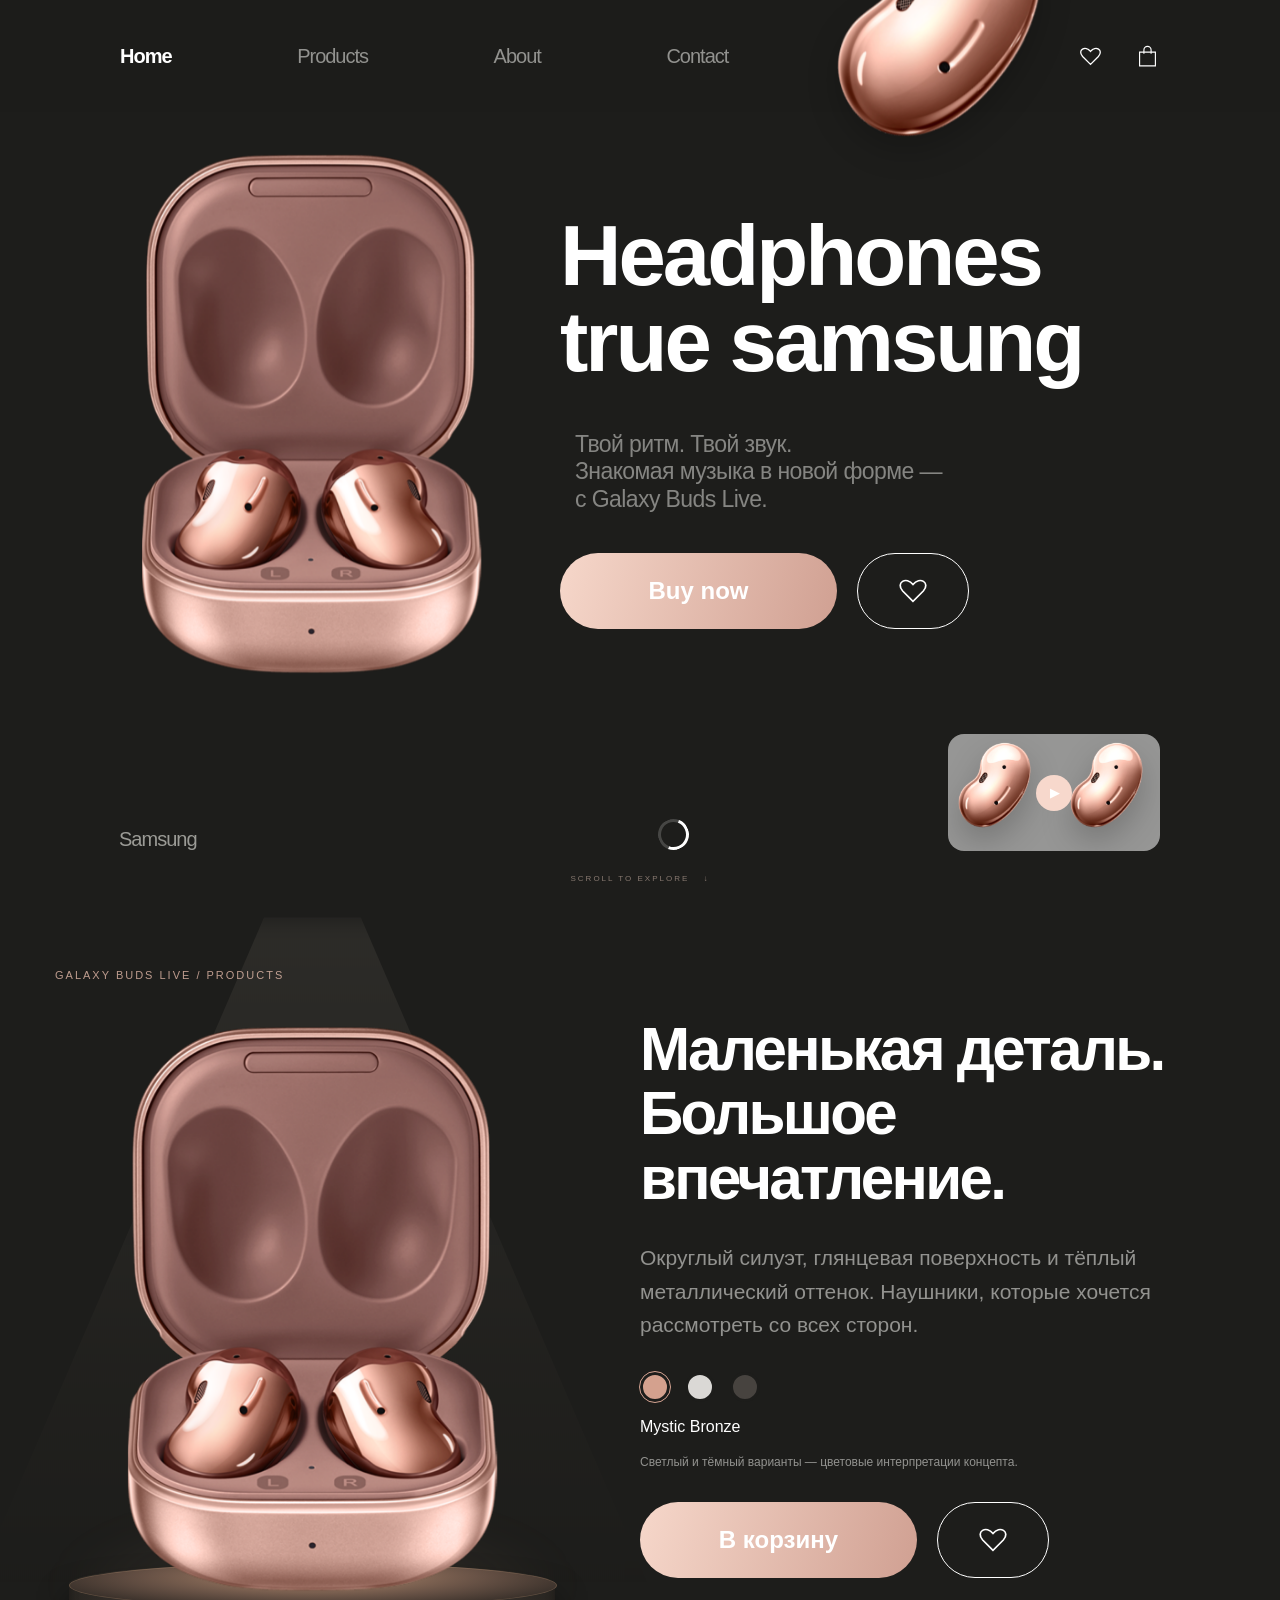
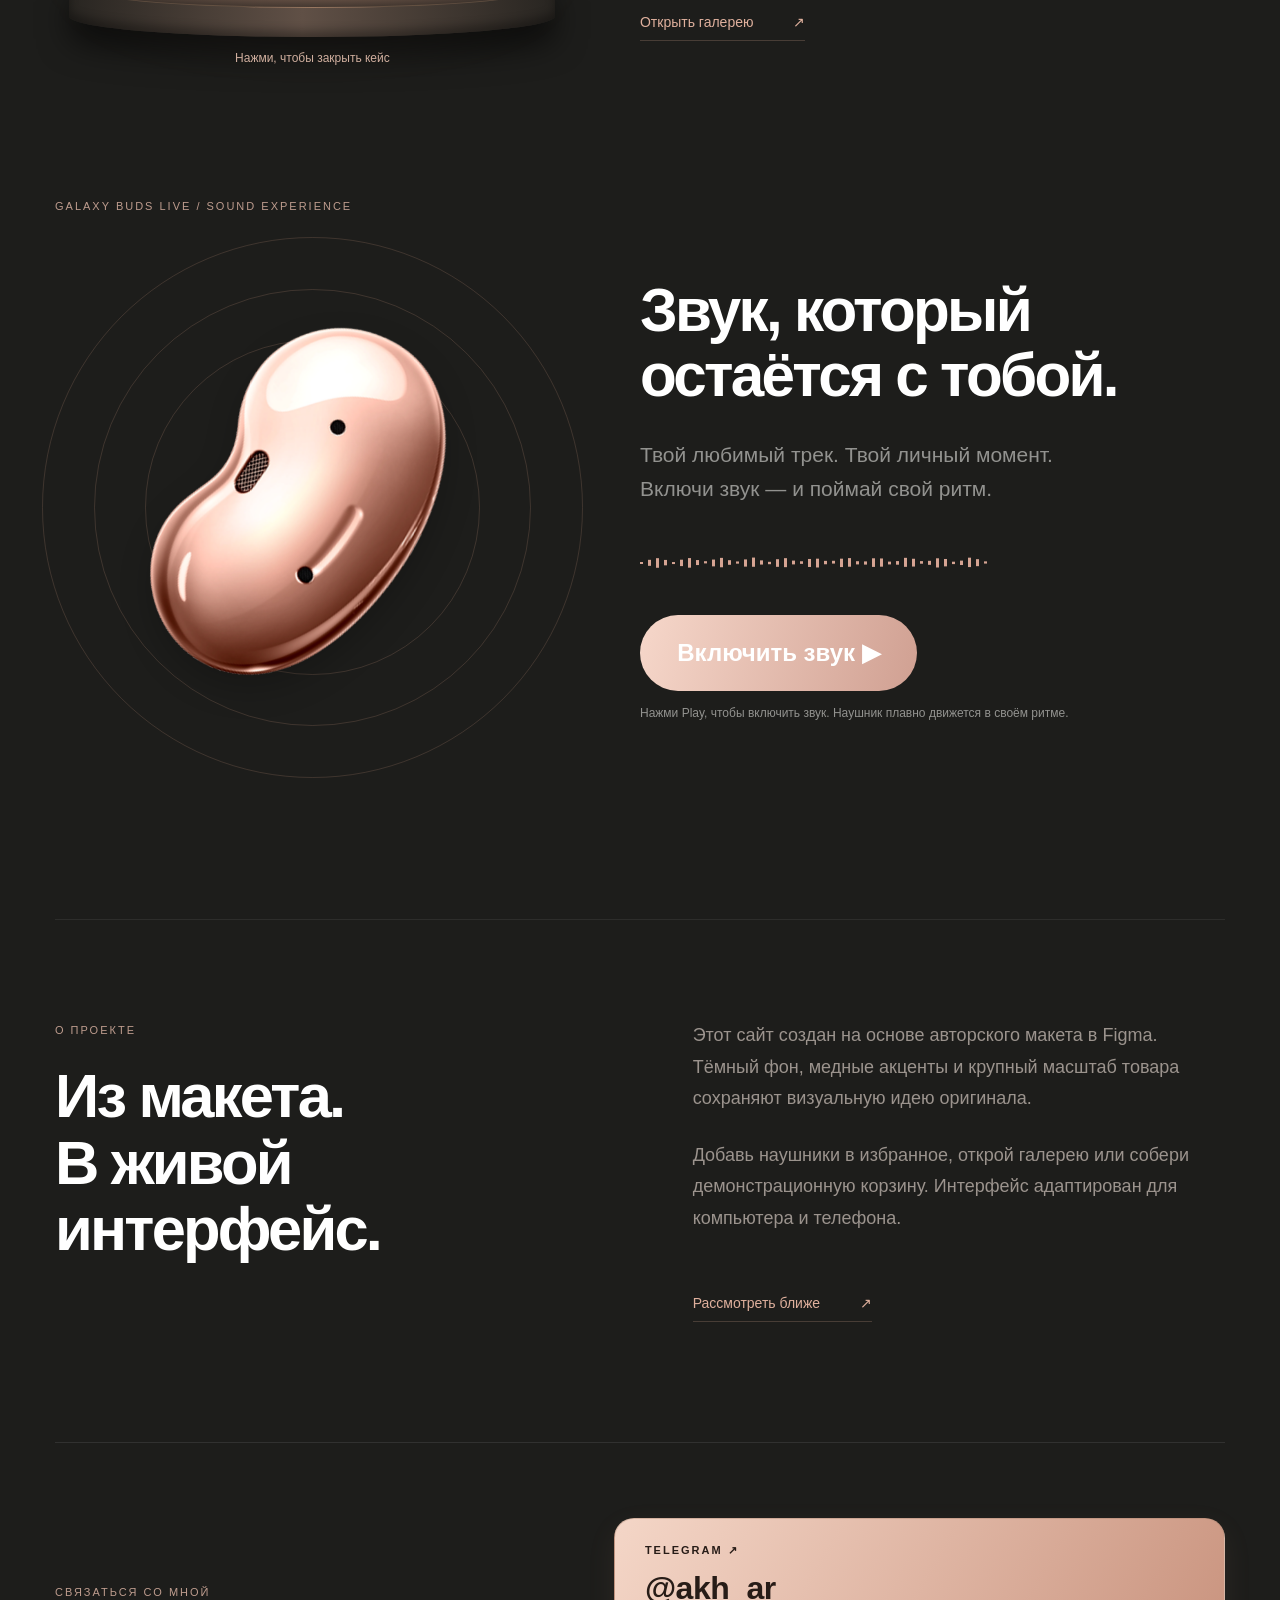
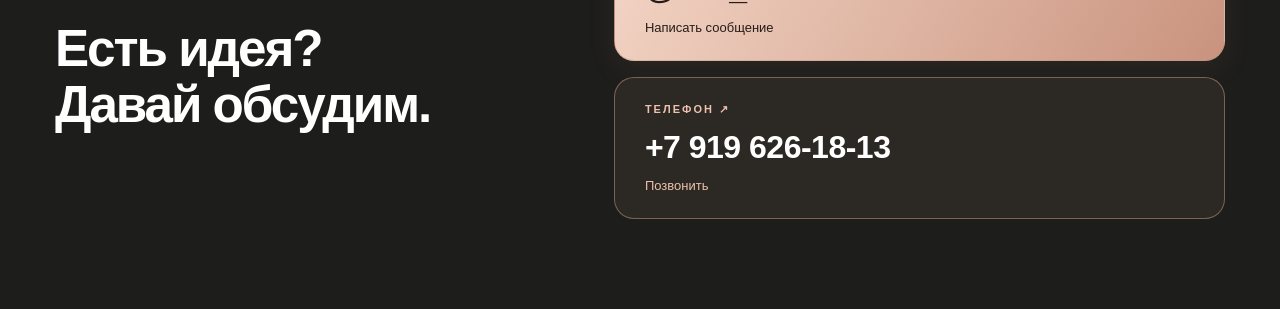
<file: index.html>
<!doctype html><html lang="ru"><head><meta charset="utf-8"><meta name="viewport" content="width=device-width,initial-scale=1"><meta name="theme-color" content="#1d1d1b"><meta name="description" content="Galaxy Buds Live portfolio concept. Explore Mystic Bronze, open the case and enjoy an interactive sound experience."><title>Headphones true samsung — Galaxy Buds Live</title><link rel="icon" href="data:image/svg+xml,%3Csvg xmlns='http://www.w3.org/2000/svg' viewBox='0 0 40 40'%3E%3Crect width='40' height='40' rx='12' fill='%23b8876e'/%3E%3Ctext x='10' y='28' font-size='25' fill='white'%3EB%3C/text%3E%3C/svg%3E"><link rel="stylesheet" href="style.css"><script defer src="cart-model.js"></script><script defer src="app.js"></script></head><body data-page="home"></body></html>
</file>
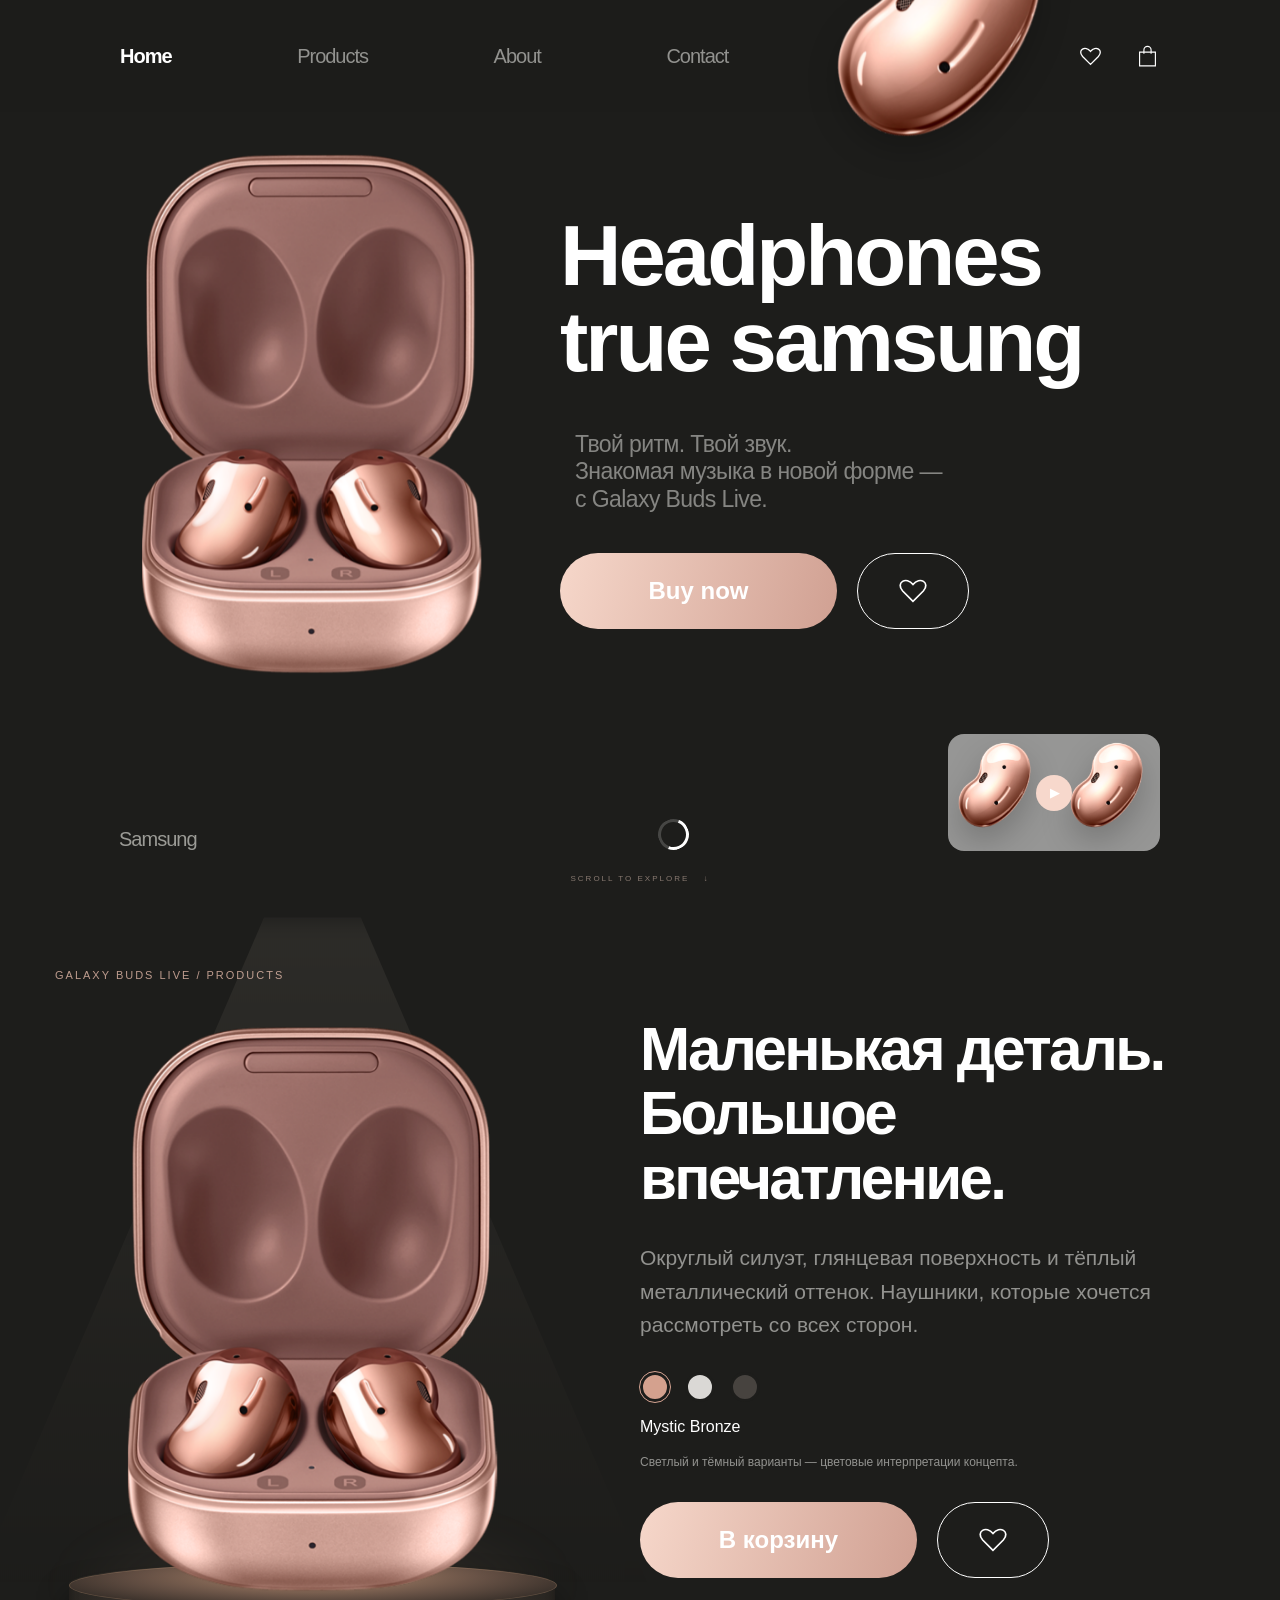
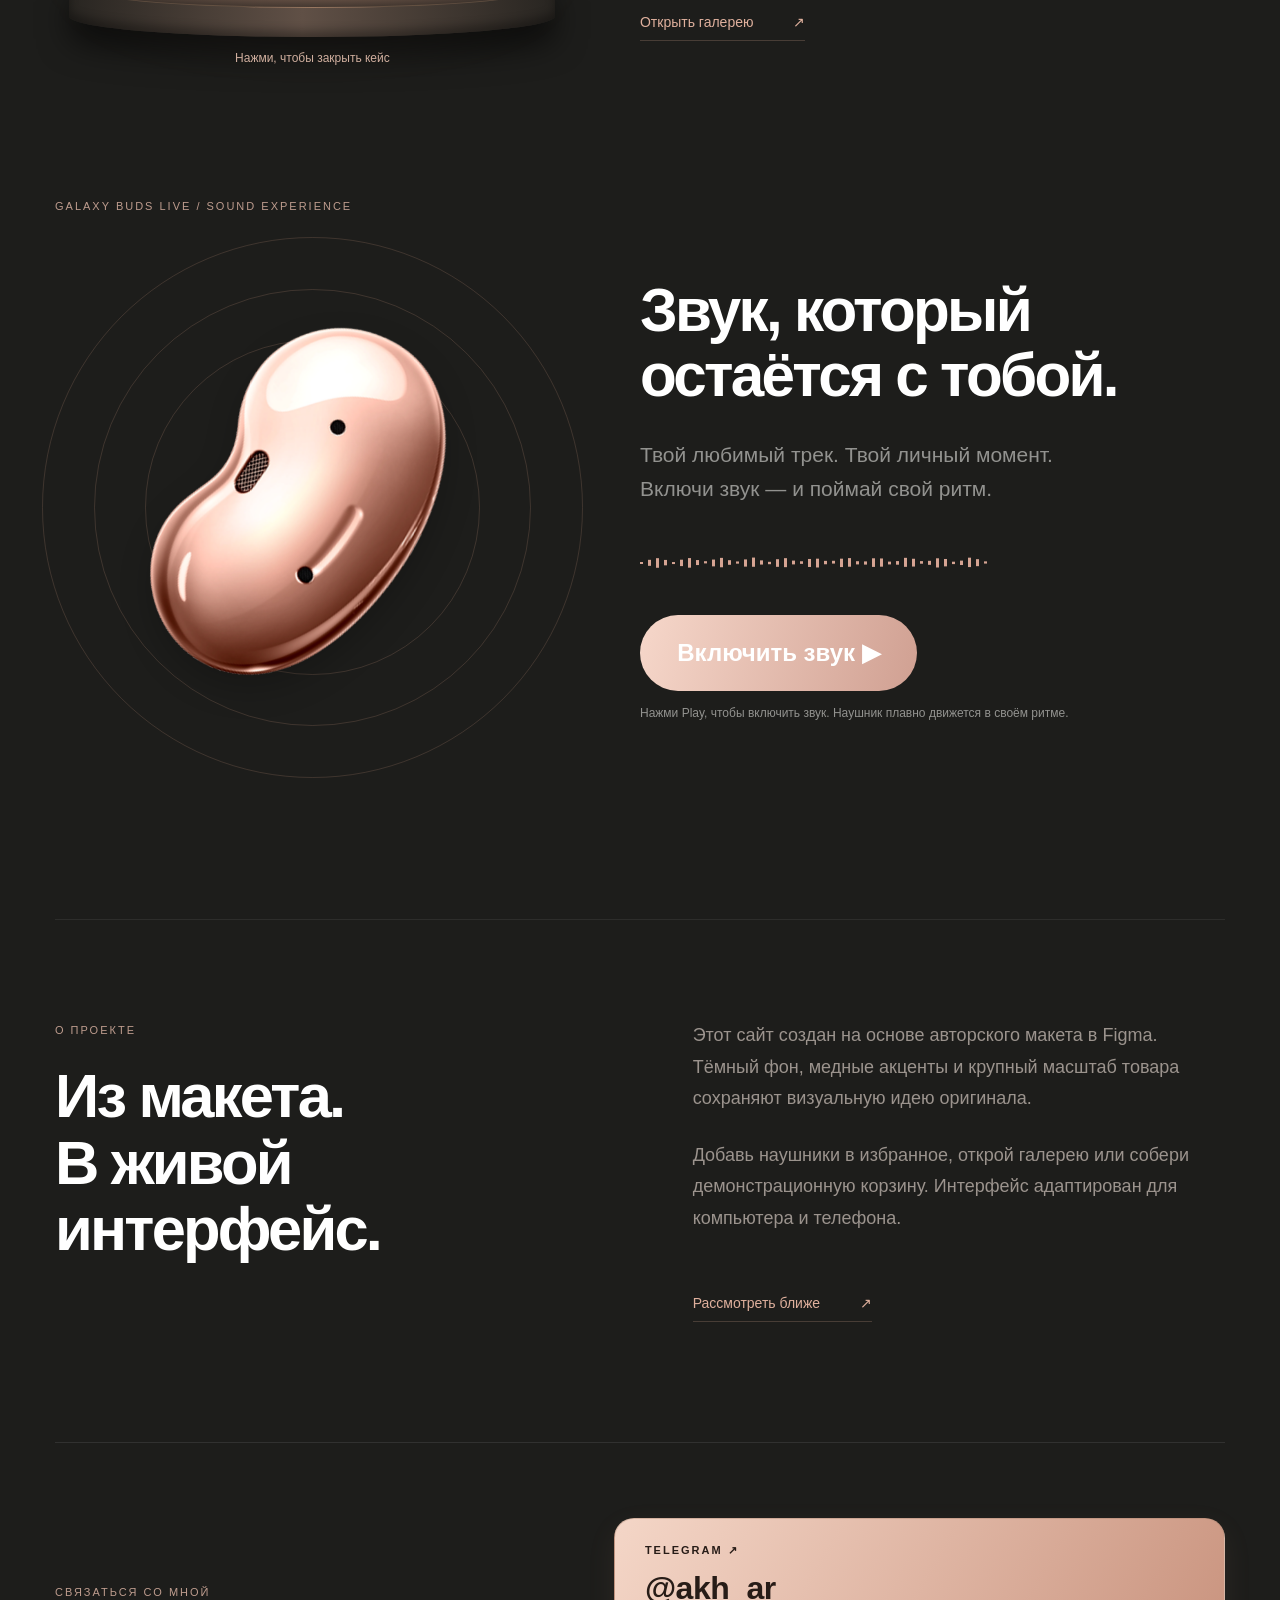
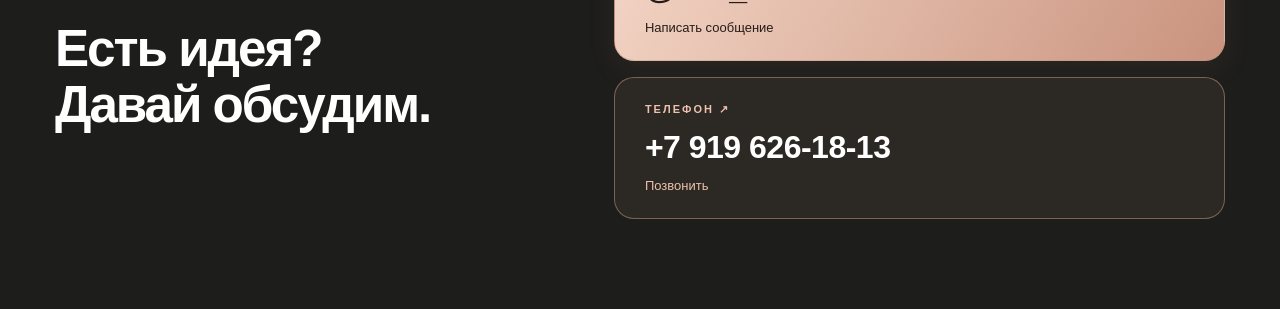
<file: design.html>
<!doctype html><html lang="ru"><head><meta charset="utf-8"><meta name="viewport" content="width=device-width,initial-scale=1"><meta name="theme-color" content="#1d1d1b"><meta name="description" content="Galaxy Buds Live portfolio concept. Explore Mystic Bronze, open the case and enjoy an interactive sound experience."><title>Products — Galaxy Buds Live</title><link rel="icon" href="data:image/svg+xml,%3Csvg xmlns='http://www.w3.org/2000/svg' viewBox='0 0 40 40'%3E%3Crect width='40' height='40' rx='12' fill='%23b8876e'/%3E%3Ctext x='10' y='28' font-size='25' fill='white'%3EB%3C/text%3E%3C/svg%3E"><link rel="stylesheet" href="style.css"><script defer src="cart-model.js"></script><script defer src="app.js"></script></head><body data-page="design"></body></html>
</file>
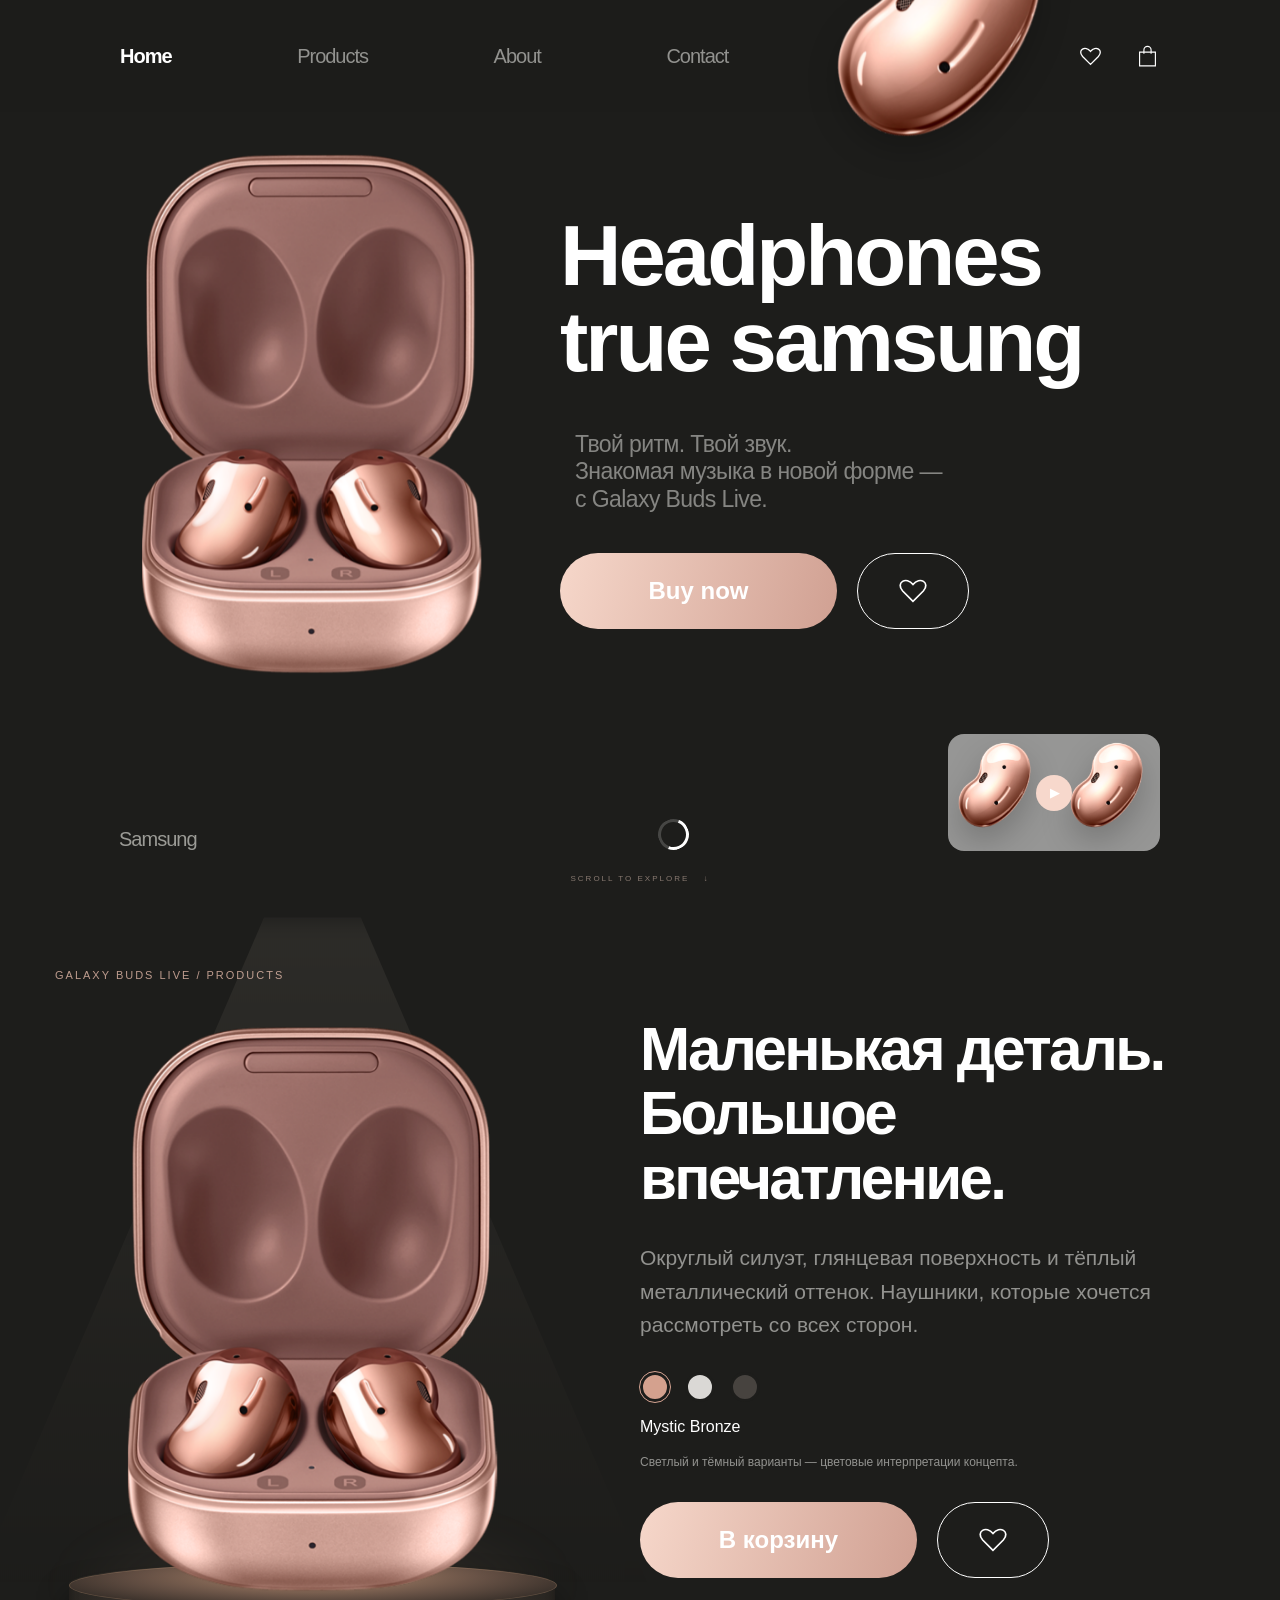
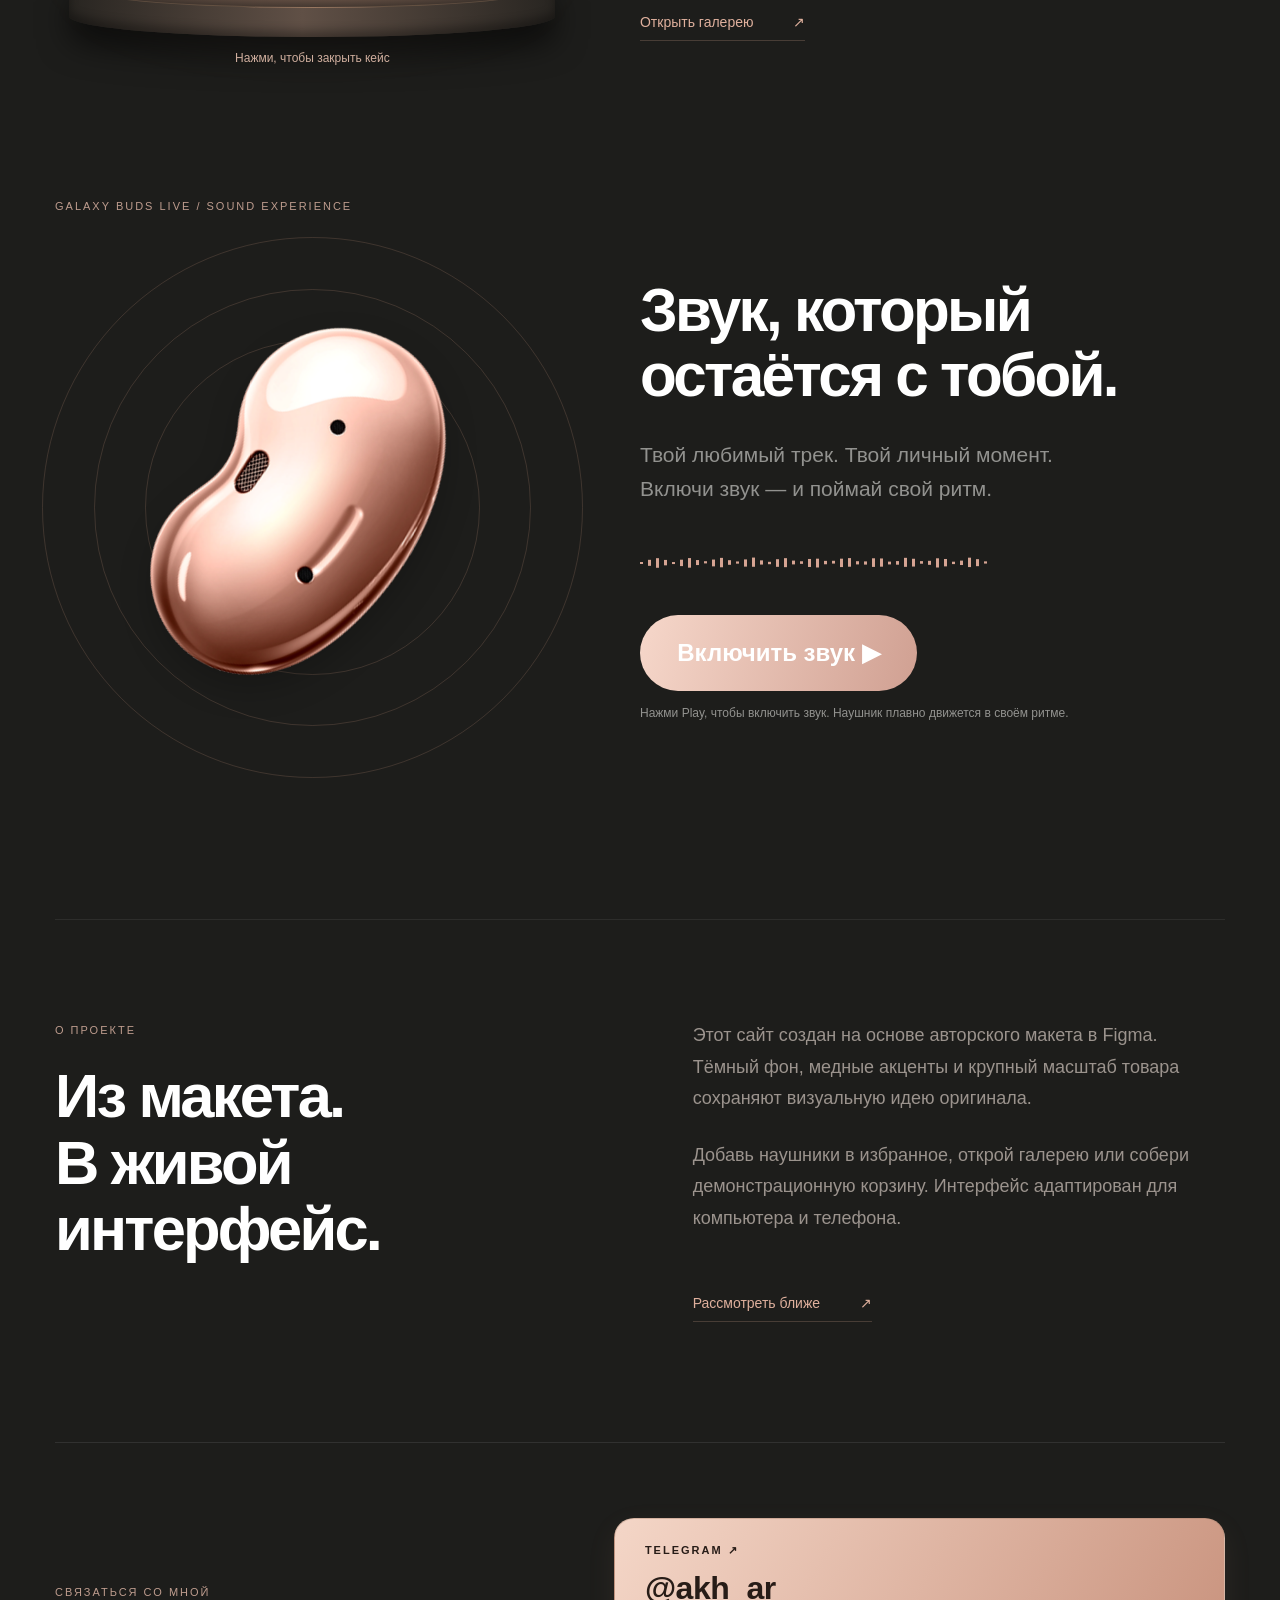
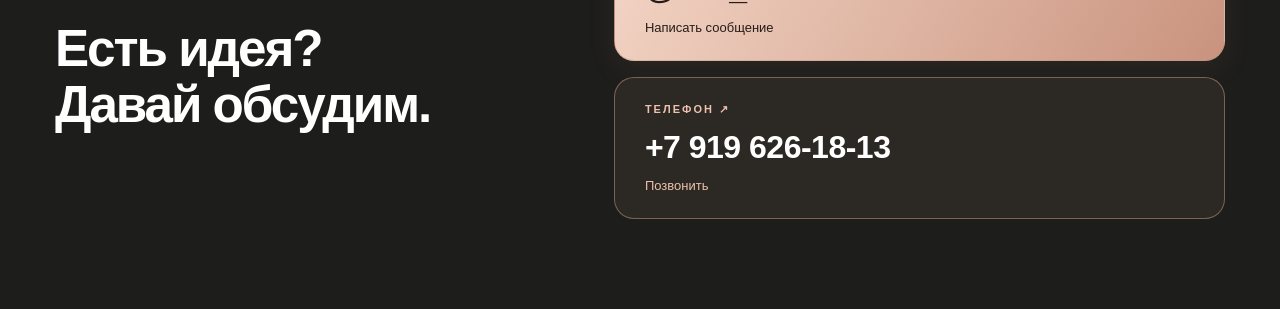
<file: sound.html>
<!doctype html><html lang="ru"><head><meta charset="utf-8"><meta name="viewport" content="width=device-width,initial-scale=1"><meta name="theme-color" content="#1d1d1b"><meta name="description" content="Galaxy Buds Live portfolio concept. Explore Mystic Bronze, open the case and enjoy an interactive sound experience."><title>Sound experience — Galaxy Buds Live</title><link rel="icon" href="data:image/svg+xml,%3Csvg xmlns='http://www.w3.org/2000/svg' viewBox='0 0 40 40'%3E%3Crect width='40' height='40' rx='12' fill='%23b8876e'/%3E%3Ctext x='10' y='28' font-size='25' fill='white'%3EB%3C/text%3E%3C/svg%3E"><link rel="stylesheet" href="style.css"><script defer src="cart-model.js"></script><script defer src="app.js"></script></head><body data-page="sound"></body></html>
</file>
<file: style.css>
@font-face{font-family:Muller;src:local('Muller');font-display:swap}*{box-sizing:border-box}html{background:#1d1d1b;color:#fff;scroll-behavior:smooth;scroll-padding-top:112px}body{margin:0;background:#1d1d1b;min-height:100svh;font-family:Muller,Arial,sans-serif}a{color:inherit;text-decoration:none}button{font:inherit;color:inherit;cursor:pointer;-webkit-tap-highlight-color:transparent}button,a{transition:transform .3s ease,background .3s ease,color .3s ease,box-shadow .3s ease,border-color .3s ease,opacity .3s ease}button:active{transform:scale(.96)}a:focus-visible,button:focus-visible{outline:2px solid #edc1ad;outline-offset:5px}header{position:sticky;top:0;z-index:10;height:112px;padding:0 9.375%;display:flex;align-items:center;justify-content:space-between;background:#1d1d1bf2;backdrop-filter:blur(12px)}nav{display:flex;justify-content:space-between;width:58.5%;gap:25px}nav a{position:relative;color:#92928f;font-size:20px;letter-spacing:-1px;padding:8px 0}nav a:after{content:'';position:absolute;bottom:0;left:0;width:100%;height:1px;background:#d8ac9d;transform:scaleX(0);transform-origin:left;transition:transform .3s}nav a:hover:after{transform:scaleX(1)}nav a:hover,nav a[aria-current=page]{color:#fff}nav a[aria-current=page]{font-weight:700}.header-actions{display:flex;gap:29px;align-items:center}.icon{border:0;background:none;position:relative;width:28px;height:30px;padding:4px}.icon svg{width:23px;height:23px}.icon:hover{color:#edc1ad;transform:translateY(-2px) rotate(-5deg)}.favorite.selected svg{fill:#d8ac9d;stroke:#d8ac9d}.cart-count{position:absolute;right:-9px;top:-5px;background:#dbad9c;color:#28221f;border-radius:50%;font-size:10px;min-width:16px;padding:2px}.hero{position:relative;min-height:650px;height:calc(100svh - 112px);max-height:1100px;width:100%;isolation:isolate}.product-wrap{position:absolute;left:10.25%;top:3.9%;width:28.25%;max-width:560px}.hero-case{position:relative;aspect-ratio:837/1250;animation:hero-breathe 24s ease-in-out infinite;animation-play-state:paused;transform-origin:50% 75%}.hero-case img{width:100%;height:100%;object-fit:contain}.playing .hero-case{animation-play-state:running}.hero-copy{position:absolute;left:43.75%;top:12.8%;width:48%}h1{font-size:clamp(60px,6.65vw,112px);font-weight:700;letter-spacing:-.035em;line-height:1.01;margin:0}.hero-copy p{font-size:clamp(18px,1.8vw,30px);line-height:1.2;color:#858582;font-weight:300;letter-spacing:-.6px;margin:46px 0 39px 15px}.hero-actions{display:flex;gap:20px;align-items:center}.buy{background:linear-gradient(105deg,#f6d7ca,#d0a092);border:0;border-radius:50px;min-height:76px;width:277px;padding:20px 30px;font-size:24px;font-weight:700}.buy:hover{transform:translateY(-4px);box-shadow:0 10px 30px #d5a28f25;background:linear-gradient(105deg,#ffe5da,#dfad9d)}.favorite-large{background:none;border:1px solid #fff;border-radius:50px;height:76px;width:112px;display:grid;place-items:center}.favorite-large svg{width:30px;height:30px;transition:transform .3s}.favorite-large:hover{transform:translateY(-3px);border-color:#e6b7a4;background:#d8ac9d12;box-shadow:0 6px 20px #d5a28f12}.favorite-large:hover svg{transform:scale(1.12)}.wordmark{position:absolute;bottom:49px;left:9.3%;font-size:20px;letter-spacing:-1px;color:#9b9b96}.wordmark:hover{color:#e6b7a4}.sound-orbit{position:absolute;left:51.4%;bottom:50px;width:31px;height:31px;border-radius:50%;border:3px solid #464644;border-right-color:white;border-bottom-color:white;background:none;transform:rotate(-24deg)}.sound-orbit:hover{border-color:#e6b7a4;box-shadow:0 0 20px #e6b7a425}.playing .sound-orbit{animation:spin 6s linear infinite}.mini-player{position:absolute;right:9.4%;bottom:49px;width:212px;height:117px;border-radius:16px;background:#969695;border:0;overflow:hidden}.mini-player:hover{transform:translateY(-4px);box-shadow:0 12px 30px #0004,0 0 0 1px #e6b7a4}.photo-viewer{display:block;position:relative;width:100%;height:100%}.earbud-photo{position:absolute;inset:0;width:100%;height:100%;object-fit:contain;--lean:-2deg;--travel:-7px;animation:photo-gentle 24s ease-in-out infinite;animation-play-state:paused;transform-origin:50% 55%;filter:drop-shadow(0 14px 15px #0003)}.playing .earbud-photo{animation-play-state:running}.mini-player .mini-3d{position:absolute;inset:-9px 0 3px;width:100%;height:calc(100% + 6px)}.mini-player .photo-left{width:61%;left:-7%;right:auto;--lean:23deg;--travel:-4px;animation-duration:22s}.mini-player .photo-right{width:61%;left:auto;right:-7%;--lean:-23deg;--travel:4px;animation-duration:26s}.play{position:absolute;left:50%;top:50%;transform:translate(-50%,-50%);background:#f7d8cc;width:36px;height:36px;border-radius:50%;display:grid;place-items:center;font-size:13px;padding-left:2px;z-index:2;transition:box-shadow .3s,scale .3s}.mini-player:hover .play{scale:1.1;box-shadow:0 0 20px #ffe2d599}.player-caption{position:absolute;bottom:7px;left:0;right:0;font-size:7px;letter-spacing:1px;opacity:0;transition:opacity .3s}.mini-player:hover .player-caption,.playing .player-caption{opacity:1}.mini-rings{position:absolute;width:85px;height:85px;border:1px solid #ffe0d1;border-radius:50%;left:calc(50% - 42px);top:calc(50% - 42px);opacity:0}.playing .mini-rings{animation:wave 4s ease-out infinite}.floating-bud{position:absolute;z-index:2;width:24.3%;aspect-ratio:702/800;top:-245px;left:64%;pointer-events:none}.floating-volume .earbud-photo{--lean:20deg;--travel:-5px;animation-duration:28s}.scroll-next{position:absolute;bottom:9px;left:50%;translate:-50% 0;color:#bfa99d;font-size:8px;letter-spacing:2px;white-space:nowrap;padding:8px;opacity:.65}.scroll-next:hover{opacity:1;color:#ffe0ce}.scroll-next span{display:inline-block;animation:scroll-arrow 3s ease-in-out infinite;margin-left:10px}.inner-page{max-width:1170px;margin:auto;min-height:calc(100svh - 112px);padding:65px 0 90px}.kicker{font-size:11px;letter-spacing:2px;color:#be9c8e}.product-grid{display:grid;grid-template-columns:44% 50%;gap:6%;align-items:center;margin-top:35px}.inner-product{width:80%;margin:auto}.inner-page h1{font-size:clamp(42px,4.7vw,73px);line-height:1.07;letter-spacing:-.045em}.description{font-size:21px;color:#92928f;line-height:1.6;margin:30px 0}.swatches{display:flex;gap:15px;margin-top:28px}.swatch{background:var(--color);width:30px;height:30px;border:3px solid #1d1d1b;outline:1px solid transparent;border-radius:50%}.swatch:hover{transform:translateY(-4px) scale(1.13);box-shadow:0 5px 18px #d5a28f20}.swatch[aria-pressed=true]{outline-color:#d6a493}.note{font-size:12px;color:#92928f;line-height:1.7;display:block}.inner-page .hero-actions{margin-top:30px}.gallery-open{display:inline-flex;align-items:center;gap:40px;margin-top:26px;border:0;border-bottom:1px solid #ac88754d;background:none;padding:10px 0;font-size:14px;color:#dfb09d}.gallery-open span{transition:transform .3s}.gallery-open:hover{color:#ffe0ce;border-color:#ffe0ce;transform:translateY(-2px)}.gallery-open:hover span{transform:translate(3px,-3px)}.sound-art{position:relative;min-height:490px;display:grid;place-items:center}.sound-art .full-bud{position:relative;display:block;width:88%;aspect-ratio:702/800}.sound-art .full-bud .photo-viewer{position:absolute;inset:0}.sound-art .earbud-photo{animation-play-state:running}.wave{position:absolute;width:65%;aspect-ratio:1;border:1px solid #a37b6740;border-radius:50%;pointer-events:none}.w2{width:85%}.w3{width:105%}.playing .wave{animation:wave 5s ease-out infinite}.playing .w2{animation-delay:1s}.playing .w3{animation-delay:2s}.equalizer{display:flex;align-items:center;gap:5px;height:55px;margin:25px 0}.equalizer i{background:#d6a493;height:var(--height);width:3px;transform:scaleY(.2)}.playing .equalizer i{animation:equalize var(--speed) ease-in-out infinite alternate}.case-scene{display:block;position:relative;width:100%;aspect-ratio:837/1250;background:none;border:0;padding:0;perspective:1300px}.case-turntable{position:absolute;inset:0 1% 7%;animation:case-gentle 32s ease-in-out infinite;transform-origin:50% 85%}.volume-object,.volume-object img{position:absolute;inset:0;display:block;width:100%;height:100%;object-fit:contain}.spotlight{position:absolute;top:-17%;left:-34%;width:168%;height:112%;pointer-events:none;background:linear-gradient(180deg,#ffedda12,#ffdcbb05 65%,transparent);clip-path:polygon(43% 0,57% 0,100% 100%,0 100%);filter:blur(12px)}.stage-glow{position:absolute;width:130%;height:25%;left:-15%;bottom:-4%;border-radius:50%;background:radial-gradient(ellipse,#e0b39428,transparent 68%);filter:blur(20px)}.podium{position:absolute;left:-9%;bottom:0;width:118%;height:12%;border-radius:50% / 28%;background:linear-gradient(90deg,#282521,#605046 48%,#282521);box-shadow:0 20px 30px #0008,inset 0 -6px 10px #0005}.podium:before{content:'';position:absolute;left:0;top:0;width:100%;height:58%;border-radius:50%;background:radial-gradient(ellipse at 50% 30%,#b48b70,#655044 50%,#39302a 78%);border:1px solid #d4aa823b}.case-glint{display:none}.case-hint{position:absolute;bottom:-28px;left:0;right:0;color:#c8a48d;font-size:10px;opacity:0;transition:opacity .3s}.case-scene:hover .case-hint{opacity:.8}.case-scene:hover{filter:drop-shadow(0 0 20px #d6a49312)}.stage-paused .case-turntable,.out-of-view .case-turntable{animation-play-state:paused}.story-section{display:grid;grid-template-columns:1fr 1fr;gap:9%;max-width:1170px;margin:0 auto;padding:100px 0 120px;border-top:1px solid #ffffff12}.story-section h2{font-size:clamp(40px,4.8vw,70px);line-height:1.08;letter-spacing:-.045em;margin:25px 0 0}.story-section p{font-size:18px;line-height:1.75;color:#9b938d;margin:0 0 25px}.contact-footer{max-width:1170px;margin:auto;padding:30px 0 45px;border-top:1px solid #ffffff17;display:flex;align-items:center;justify-content:space-between;gap:25px;color:#b3a299;font-size:14px}.contact-footer a:hover{color:#f4cfbd;transform:translateY(-2px)}dialog{border:1px solid #706057;background:#242320;color:#fff;border-radius:24px;padding:48px;max-width:560px;width:calc(100% - 32px)}dialog[open]{animation:dialog-enter .3s ease-out}dialog::backdrop{background:#000a;backdrop-filter:blur(8px)}dialog h2{font-size:34px;letter-spacing:-1px}dialog p{line-height:1.6;color:#aaa39e}.dialog-close{position:absolute;right:20px;top:15px;background:none;border:0;font-size:28px}.dialog-close:hover{transform:rotate(90deg);color:#e6b7a4}.bag-product{display:flex;gap:28px;align-items:center;margin:30px 0}.bag-product img{width:100px}.bag-product h3{font-size:20px}.text-button{padding:5px 0;background:none;border:0;border-bottom:1px solid #d6a493;color:#d6a493}.text-button:hover{color:#ffe0ce;transform:translateY(-2px)}.link-buy{display:inline-flex;width:auto;align-items:center;font-size:16px;min-height:50px;margin-top:15px}.contact-links{display:flex;flex-direction:column;gap:24px;align-items:flex-start;margin-top:25px}.contact-phone{font-size:24px;color:#e6bbaa}.contact-phone:hover{color:#ffe0ce;transform:translateX(3px)}.toast{position:fixed;bottom:25px;left:50%;transform:translate(-50%,20px);border:1px solid #7c6254;border-radius:40px;background:#302a26;color:#f3d2c4;padding:16px 30px;z-index:20;opacity:0;pointer-events:none;transition:.3s}.toast.visible{opacity:1;transform:translate(-50%,0)}.gallery-dialog{max-width:800px}.gallery-stage{display:grid;grid-template-columns:40px 1fr 40px;gap:20px;align-items:center;margin-top:25px}.gallery-stage>img{width:100%;height:min(48svh,430px);object-fit:contain}.gallery-arrow{border:1px solid #b99b8744;border-radius:50%;background:none;width:40px;height:40px;font-size:20px}.gallery-arrow:hover{background:#d8ac9d22;border-color:#edc1ad;transform:scale(1.1)}#gallery-caption{text-align:center;font-size:13px}.gallery-thumbs{display:flex;gap:12px;justify-content:center}.gallery-thumbs button{width:65px;height:65px;border:1px solid transparent;border-radius:12px;background:#ffffff06;padding:5px}.gallery-thumbs img{width:100%;height:100%;object-fit:contain}.gallery-thumbs button[aria-pressed=true]{border-color:#d6a493}.gallery-thumbs button:hover{transform:translateY(-4px);background:#d8ac9d1c}
@keyframes hero-breathe{0%,100%{transform:translateY(0) rotate(-.3deg)}50%{transform:translateY(-4px) rotate(.3deg)}}@keyframes photo-gentle{0%,100%{transform:translateY(0) rotate(var(--lean))}50%{transform:translateY(var(--travel)) rotate(calc(var(--lean) + 2deg))}}@keyframes case-gentle{0%,100%{transform:rotateY(-2deg) rotateZ(-.25deg)}50%{transform:rotateY(2deg) rotateZ(.25deg)}}@keyframes spin{to{rotate:360deg}}@keyframes wave{0%{transform:scale(.7);opacity:.7}100%{transform:scale(1.3);opacity:0}}@keyframes equalize{to{transform:scaleY(1)}}@keyframes scroll-arrow{50%{transform:translateY(4px)}}@keyframes dialog-enter{from{opacity:0;translate:0 12px}to{opacity:1;translate:0 0}}
@media(min-width:1700px){.floating-bud{top:-310px}.hero-copy{top:15%}}@media(max-width:1250px){.inner-page,.story-section{margin:0 6%}.contact-footer{margin:0 6%}}@media(max-width:1050px){html{scroll-padding-top:95px}header{padding:0 6.5%;height:95px}nav{width:69%}nav a{font-size:17px}.hero{height:calc(100svh - 95px);min-height:650px}.hero-copy{top:17%}.hero-copy p{margin:30px 0;font-size:20px}.hero h1{font-size:6.6vw}.product-wrap{top:12%;left:7%;width:32%}.floating-bud{top:-195px;width:25%;left:64%}.buy{width:210px;font-size:19px;min-height:62px}.favorite-large{width:85px;height:62px}.hero-actions{gap:15px}.mini-player{right:7%}.sound-art{min-height:400px}.description{font-size:18px}.inner-page{min-height:calc(100svh - 95px)}.story-section{gap:6%}.story-section p{font-size:16px}}
@media(max-width:650px){html{scroll-padding-top:85px}header{height:85px;padding:0 6%}nav{gap:17px;width:auto}nav a{font-size:13px;letter-spacing:-.4px}.header-actions{gap:12px}.icon{width:23px}.icon svg{width:20px}.hero{height:auto;min-height:1010px}.hero-copy{position:relative;left:auto;top:auto;width:auto;margin:35px 7% 0}.hero-copy h1{font-size:clamp(45px,10.4vw,65px);line-height:1.04}.hero-copy p{font-size:17px;line-height:1.4;max-width:335px;margin:23px 0}.buy{width:210px;height:60px;min-height:60px;font-size:18px}.favorite-large{width:80px;height:60px}.product-wrap{top:365px;left:50%;transform:translateX(-50%);width:240px;max-width:65%}.wordmark{left:7%;bottom:38px;font-size:16px}.mini-player{width:145px;height:85px;right:7%;bottom:28px}.mini-player .photo-left,.mini-player .photo-right{width:65%}.play{width:29px;height:29px;font-size:10px}.sound-orbit{left:44%;bottom:40px;width:24px;height:24px}.floating-bud{width:145px;top:-110px;right:0;left:auto}.player-caption{font-size:5px;letter-spacing:.5px}.scroll-next{font-size:7px;bottom:1px}.inner-page{padding:45px 0 75px;min-height:calc(100svh - 85px)}.product-grid{grid-template-columns:1fr;gap:50px}.inner-product{width:230px;max-width:75%}.inner-page h1{font-size:43px}.description{font-size:18px}.sound-art{min-height:320px}.sound-art .full-bud{width:82%}.wave{width:50%}.w2{width:65%}.w3{width:80%}.story-section{grid-template-columns:1fr;gap:30px;padding:60px 0}.story-section h2{font-size:42px}.contact-footer{flex-direction:column;align-items:flex-start;padding-top:30px;gap:20px}dialog{padding:35px 25px}dialog h2{font-size:29px}.bag-product{gap:18px}.bag-product img{width:80px}.gallery-stage{grid-template-columns:32px 1fr 32px;gap:8px}.gallery-arrow{width:32px;height:32px}.gallery-stage>img{height:330px}.case-hint{font-size:8px}.toast{font-size:12px;width:max-content;max-width:90vw;text-align:center}}
@media(prefers-reduced-motion:reduce){html{scroll-behavior:auto}*,*:before,*:after{animation:none!important;transition:none!important}}
/* Keep the entire top earbud within the first screen. */
.floating-bud{left:auto;right:3%;top:6px;width:clamp(96px,9vw,150px);aspect-ratio:702/800;z-index:2}.floating-volume .earbud-photo{--lean:12deg;--travel:-6px;animation-duration:18s;animation-play-state:running}.hero-case{animation:hero-float 22s ease-in-out infinite;animation-play-state:running}.playing .hero-case{animation-play-state:running}
@keyframes hero-float{0%,100%{transform:translateY(0) rotate(-.6deg)}50%{transform:translateY(-7px) rotate(.6deg)}}
@media(max-width:650px){.floating-bud{top:0;right:6%;left:auto;width:90px}.hero-copy{margin:0 7%;padding-top:125px}.hero{min-height:1080px}.product-wrap{top:490px}}
@media(prefers-reduced-motion:reduce){.hero-case,.floating-volume .earbud-photo{animation:none!important}}
/* Restore the original PNG composition: large earbud entering from above. */
.hero{isolation:auto}
.floating-bud{left:62%;right:auto;top:calc(-112px - 12.15vw);width:24.3vw;aspect-ratio:702/800;z-index:12}
.floating-volume .earbud-photo{--lean:0deg;--travel:-4px;animation-duration:26s}
@media(max-width:1050px) and (min-width:651px){.floating-bud{top:calc(-95px - 12.15vw)}}
@media(max-width:650px){.floating-bud{left:auto;right:0;top:-130px;width:185px;z-index:2}.hero-copy{padding-top:0;margin:35px 7% 0}.hero{min-height:1010px}.product-wrap{top:365px}}
/* Gentle continuous motion, with slightly different rhythms for each object. */
.hero-case{animation:calm-case-float 16s ease-in-out infinite;animation-play-state:running;will-change:transform}
.earbud-photo{animation:calm-earbud-float 14s ease-in-out infinite;animation-play-state:running;will-change:transform}
.floating-volume .earbud-photo{animation:calm-earbud-float 18s ease-in-out infinite;animation-play-state:running;--travel:-9px}
.mini-player .photo-left{animation:calm-earbud-float 15s ease-in-out infinite;animation-play-state:running;--travel:-5px}
.mini-player .photo-right{animation:calm-earbud-float 19s ease-in-out infinite;animation-play-state:running;--travel:5px}
.sound-art .earbud-photo{animation:calm-earbud-float 17s ease-in-out infinite;animation-play-state:running;--travel:-10px}
.case-turntable{animation:calm-showcase-float 20s ease-in-out infinite;will-change:transform}
.stage-paused .case-turntable,.out-of-view .case-turntable{animation-play-state:paused}
@keyframes calm-case-float{0%,100%{transform:translate3d(0,0,0) rotate(-.65deg)}50%{transform:translate3d(3px,-9px,0) rotate(.65deg)}}
@keyframes calm-earbud-float{0%,100%{transform:translate3d(0,0,0) rotate(var(--lean,0deg))}50%{transform:translate3d(3px,var(--travel,-8px),0) rotate(calc(var(--lean,0deg) + 1.5deg))}}
@keyframes calm-showcase-float{0%,100%{transform:translate3d(0,0,0) rotateY(-1.5deg) rotate(-.3deg)}50%{transform:translate3d(2px,-7px,0) rotateY(1.5deg) rotate(.3deg)}}
@media(prefers-reduced-motion:reduce){.hero-case,.earbud-photo,.floating-volume .earbud-photo,.mini-player .photo-left,.mini-player .photo-right,.sound-art .earbud-photo,.case-turntable{animation:none!important;will-change:auto}}
/* Second-screen case closure, independent of the gentle stage motion. */
.closing-case{position:absolute;inset:0;display:block;perspective:1100px;transition:transform 1.2s cubic-bezier(.2,.7,.2,1)}.closing-case img{position:absolute;inset:0;width:100%;height:100%;object-fit:contain}.case-bottom{clip-path:inset(56% 0 0);transition:clip-path 1s}.case-top{clip-path:inset(0 0 40%);transform-origin:50% 59%;transition:transform 1.2s cubic-bezier(.2,.7,.2,1),opacity .8s}.closed-shell{position:absolute;left:3%;top:59%;width:94%;height:27%;display:grid;place-items:center;border-radius:45% 45% 35% 35%;background:linear-gradient(145deg,#ffe0ca 0%,#d7a18b 32%,#a16b56 80%);box-shadow:inset 0 4px 6px #ffe5d1,0 5px 0 #845643,0 10px 15px #0003;color:#785340;font-size:13px;letter-spacing:3px;opacity:0;transform:translateY(-15px) rotateX(50deg);transition:opacity .8s,transform 1.2s}.case-closed .case-top{transform:rotateX(-92deg);opacity:0}.case-closed .case-bottom{clip-path:inset(80% 0 0)}.case-closed .closed-shell{opacity:1;transform:translateY(0) rotateX(0)}.case-closed .closing-case{transform:translateY(-14%)}.case-hint{opacity:.85;font-size:12px;color:#f0c9b6}.case-scene:focus-visible .case-hint{opacity:1}
/* Cart rows are separate for each color. */
#cart-dialog{max-width:660px}#bag-content .bag-product{padding:24px 0;border-bottom:1px solid #ffffff12;margin:0;gap:25px}#bag-content .bag-product>img{width:95px;height:142px;object-fit:contain;flex-shrink:0}.bag-info{min-width:0;flex:1}.bag-info h3{margin:0 0 8px;font-size:20px}.bag-info>p{margin:0 0 18px;color:#dfb09d;font-size:14px}.quantity-controls{display:flex;align-items:center;gap:12px;flex-wrap:wrap}.quantity-controls>button:not(.remove-color){width:36px;height:36px;border:1px solid #ad8a754d;background:#ffffff06;border-radius:50%;font-size:22px}.quantity-controls>span{min-width:25px;text-align:center;color:#fff;font-variant-numeric:tabular-nums}.quantity-controls>button:hover{transform:translateY(-2px);background:#d6a49324;border-color:#e8beaa}.quantity-controls .remove-color{border:0;background:transparent;font-size:12px;color:#e2b7a4;margin-left:8px;padding:9px 0}.quantity-controls .remove-color:hover{background:none;color:#fff}.cart-summary{font-size:17px;font-weight:700;padding-top:12px}.cart-choose-color{display:inline-block;font-size:14px;color:#edc1ad;border-bottom:1px solid #ad8a75;padding:8px 0;margin:15px 0}.cart-choose-color:hover{transform:translateX(3px);color:#fff}.empty-cart{padding:20px 0}
/* High-contrast contact cards in both the page and Contact dialog. */
.contact-footer{display:grid;grid-template-columns:1fr 1.25fr;gap:70px;padding:75px 0 90px;align-items:center}.contact-intro h2{font-size:clamp(38px,4vw,60px);line-height:1.08;letter-spacing:-.04em;color:#fff;margin:22px 0}.contact-cards{display:grid;gap:16px}.contact-card{display:flex;flex-direction:column;gap:12px;border-radius:20px;padding:25px 30px;border:1px solid #ad8a7566;width:100%;text-decoration:none}.contact-card span{font-size:11px;font-weight:700;letter-spacing:2px}.contact-card strong{font-size:clamp(24px,2.5vw,36px);line-height:1.2;font-weight:700;letter-spacing:-.5px;white-space:nowrap}.contact-card small{font-size:13px}.telegram-card{background:linear-gradient(120deg,#f4d6c7,#c9937e);color:#271c17!important;box-shadow:0 10px 30px #c9937e14}.phone-card{background:#2c2824;color:#fff!important;border-color:#c99b8580}.phone-card span,.phone-card small{color:#edc1ad}.contact-card:hover{transform:translateY(-4px)!important;box-shadow:0 12px 35px #d6a49328;border-color:#ffe0ce}.contact-links{width:100%;gap:16px}.contact-links .contact-card{padding:23px 25px}.contact-links .contact-card strong{font-size:29px}.contact-links .contact-card span{color:inherit}#contact-dialog{max-width:650px}#contact-dialog>p{color:#c4bcb6}
@media(max-width:650px){.contact-footer{grid-template-columns:1fr;gap:25px;padding:50px 0 65px}.contact-cards{width:100%}.contact-card{padding:23px}.contact-card strong,.contact-links .contact-card strong{font-size:clamp(21px,6vw,29px)}.contact-intro h2{margin:18px 0}.case-hint{font-size:10px}#bag-content .bag-product{gap:15px}#bag-content .bag-product>img{width:65px;height:110px}.bag-info h3{font-size:17px}.quantity-controls{gap:9px}.quantity-controls .remove-color{margin-left:0;flex-basis:100%;text-align:left}.closed-shell{font-size:10px}}
@media(prefers-reduced-motion:reduce){.closing-case,.case-top,.case-bottom,.closed-shell{transition:none!important}}
</file>
